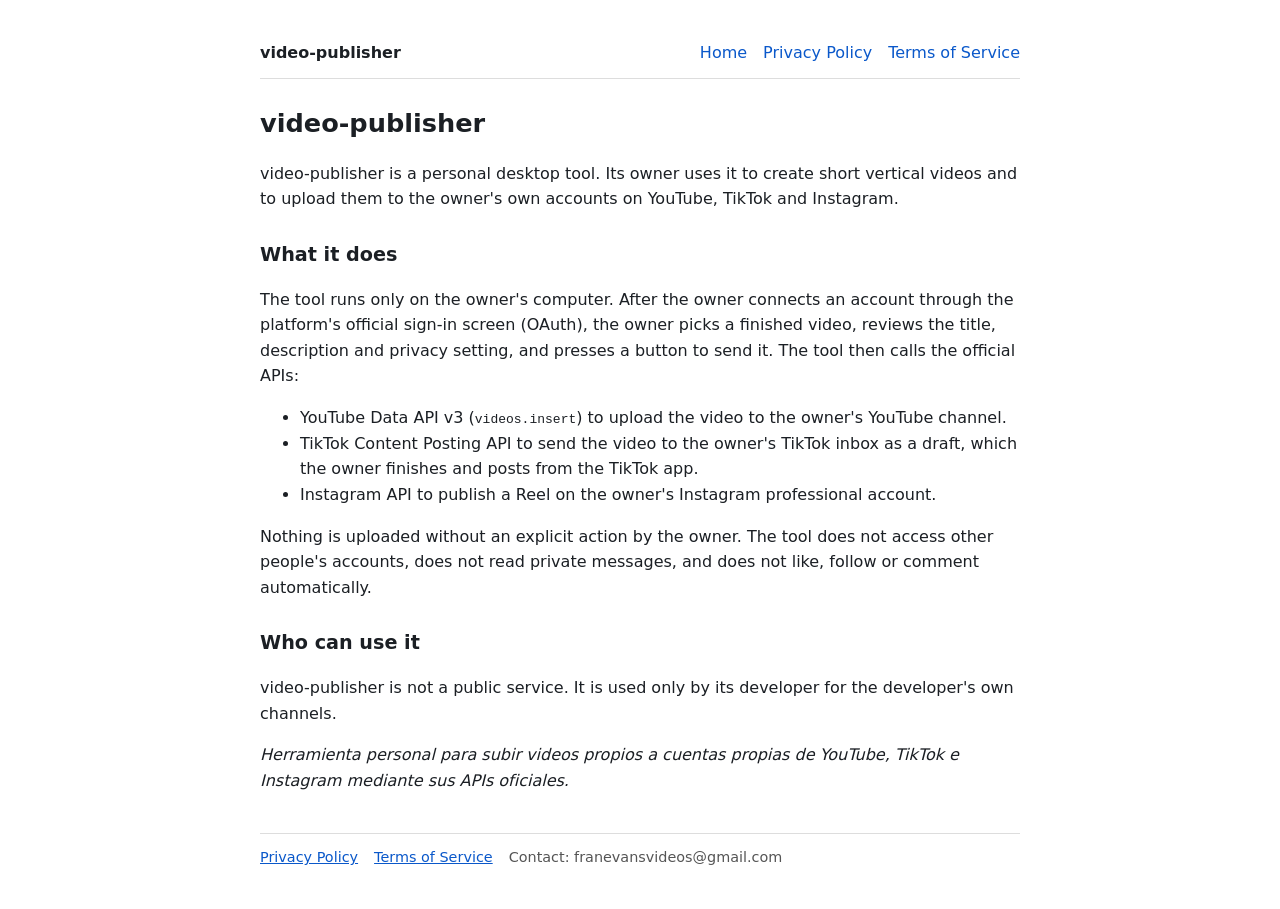
<file: index.html>
<!DOCTYPE html>
<html lang="en"><head><meta charset="utf-8"><meta name="viewport" content="width=device-width,initial-scale=1"><title>video-publisher</title><link rel="stylesheet" href="style.css"></head>
<body>
<header><strong>video-publisher</strong><nav><a href="index.html">Home</a><a href="privacy.html">Privacy Policy</a><a href="terms.html">Terms of Service</a></nav></header>
<h1>video-publisher</h1>
<p>video-publisher is a personal desktop tool. Its owner uses it to create short vertical videos and to upload them to the owner's own accounts on YouTube, TikTok and Instagram.</p>
<h2>What it does</h2>
<p>The tool runs only on the owner's computer. After the owner connects an account through the platform's official sign-in screen (OAuth), the owner picks a finished video, reviews the title, description and privacy setting, and presses a button to send it. The tool then calls the official APIs:</p>
<ul>
<li>YouTube Data API v3 (<code>videos.insert</code>) to upload the video to the owner's YouTube channel.</li>
<li>TikTok Content Posting API to send the video to the owner's TikTok inbox as a draft, which the owner finishes and posts from the TikTok app.</li>
<li>Instagram API to publish a Reel on the owner's Instagram professional account.</li>
</ul>
<p>Nothing is uploaded without an explicit action by the owner. The tool does not access other people's accounts, does not read private messages, and does not like, follow or comment automatically.</p>
<h2>Who can use it</h2>
<p>video-publisher is not a public service. It is used only by its developer for the developer's own channels.</p>
<p lang="es"><em>Herramienta personal para subir videos propios a cuentas propias de YouTube, TikTok e Instagram mediante sus APIs oficiales.</em></p>
<footer><a href="privacy.html">Privacy Policy</a><a href="terms.html">Terms of Service</a>Contact: franevansvideos@gmail.com</footer>
</body></html>
</file>
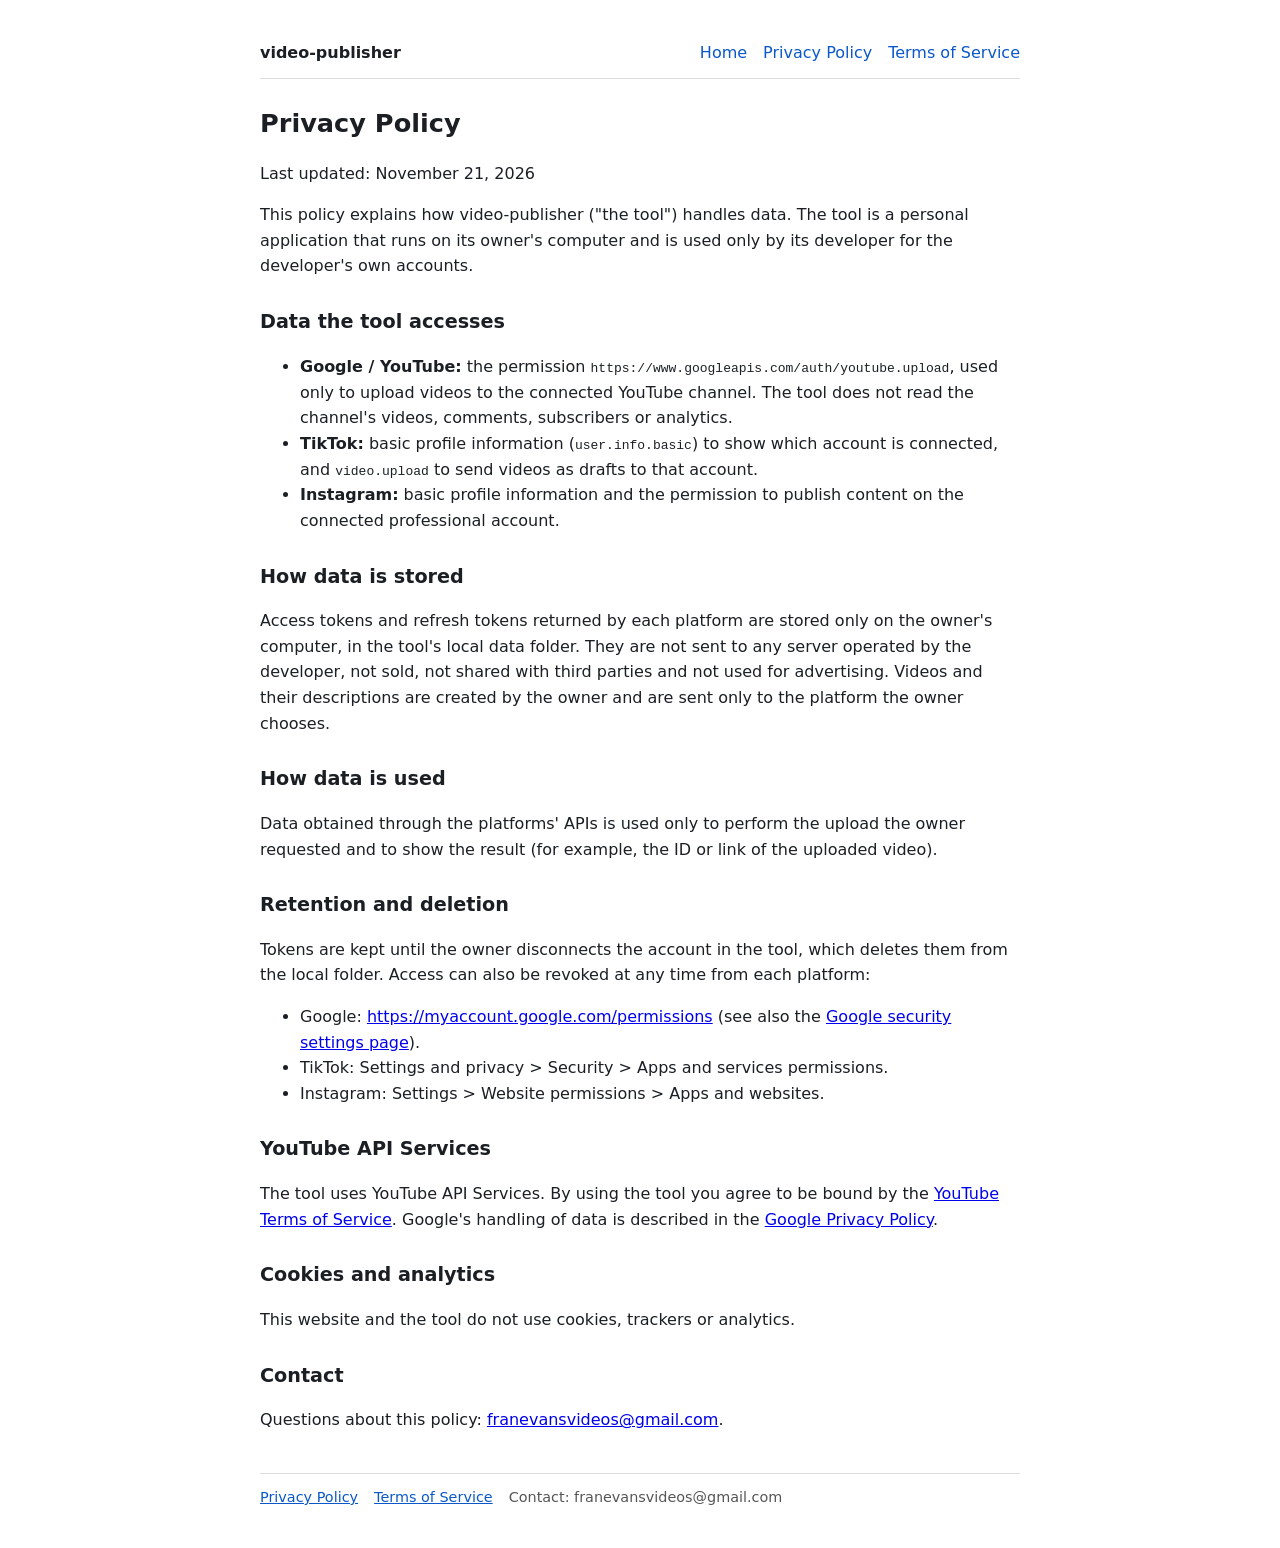
<file: privacy.html>
<!DOCTYPE html>
<html lang="en"><head><meta charset="utf-8"><meta name="viewport" content="width=device-width,initial-scale=1"><title>Privacy Policy - video-publisher</title><link rel="stylesheet" href="style.css"></head>
<body>
<header><strong>video-publisher</strong><nav><a href="index.html">Home</a><a href="privacy.html">Privacy Policy</a><a href="terms.html">Terms of Service</a></nav></header>
<h1>Privacy Policy</h1>
<p>Last updated: November 21, 2026</p>
<p>This policy explains how video-publisher ("the tool") handles data. The tool is a personal application that runs on its owner's computer and is used only by its developer for the developer's own accounts.</p>
<h2>Data the tool accesses</h2>
<ul>
<li><strong>Google / YouTube:</strong> the permission <code>https://www.googleapis.com/auth/youtube.upload</code>, used only to upload videos to the connected YouTube channel. The tool does not read the channel's videos, comments, subscribers or analytics.</li>
<li><strong>TikTok:</strong> basic profile information (<code>user.info.basic</code>) to show which account is connected, and <code>video.upload</code> to send videos as drafts to that account.</li>
<li><strong>Instagram:</strong> basic profile information and the permission to publish content on the connected professional account.</li>
</ul>
<h2>How data is stored</h2>
<p>Access tokens and refresh tokens returned by each platform are stored only on the owner's computer, in the tool's local data folder. They are not sent to any server operated by the developer, not sold, not shared with third parties and not used for advertising. Videos and their descriptions are created by the owner and are sent only to the platform the owner chooses.</p>
<h2>How data is used</h2>
<p>Data obtained through the platforms' APIs is used only to perform the upload the owner requested and to show the result (for example, the ID or link of the uploaded video).</p>
<h2>Retention and deletion</h2>
<p>Tokens are kept until the owner disconnects the account in the tool, which deletes them from the local folder. Access can also be revoked at any time from each platform:</p>
<ul>
<li>Google: <a href="https://myaccount.google.com/permissions">https://myaccount.google.com/permissions</a> (see also the <a href="https://security.google.com/settings/security/permissions">Google security settings page</a>).</li>
<li>TikTok: Settings and privacy &gt; Security &gt; Apps and services permissions.</li>
<li>Instagram: Settings &gt; Website permissions &gt; Apps and websites.</li>
</ul>
<h2>YouTube API Services</h2>
<p>The tool uses YouTube API Services. By using the tool you agree to be bound by the <a href="https://www.youtube.com/t/terms">YouTube Terms of Service</a>. Google's handling of data is described in the <a href="https://policies.google.com/privacy">Google Privacy Policy</a>.</p>
<h2>Cookies and analytics</h2>
<p>This website and the tool do not use cookies, trackers or analytics.</p>
<h2>Contact</h2>
<p>Questions about this policy: <a href="mailto:franevansvideos@gmail.com">franevansvideos@gmail.com</a>.</p>
<footer><a href="privacy.html">Privacy Policy</a><a href="terms.html">Terms of Service</a>Contact: franevansvideos@gmail.com</footer>
</body></html>
</file>
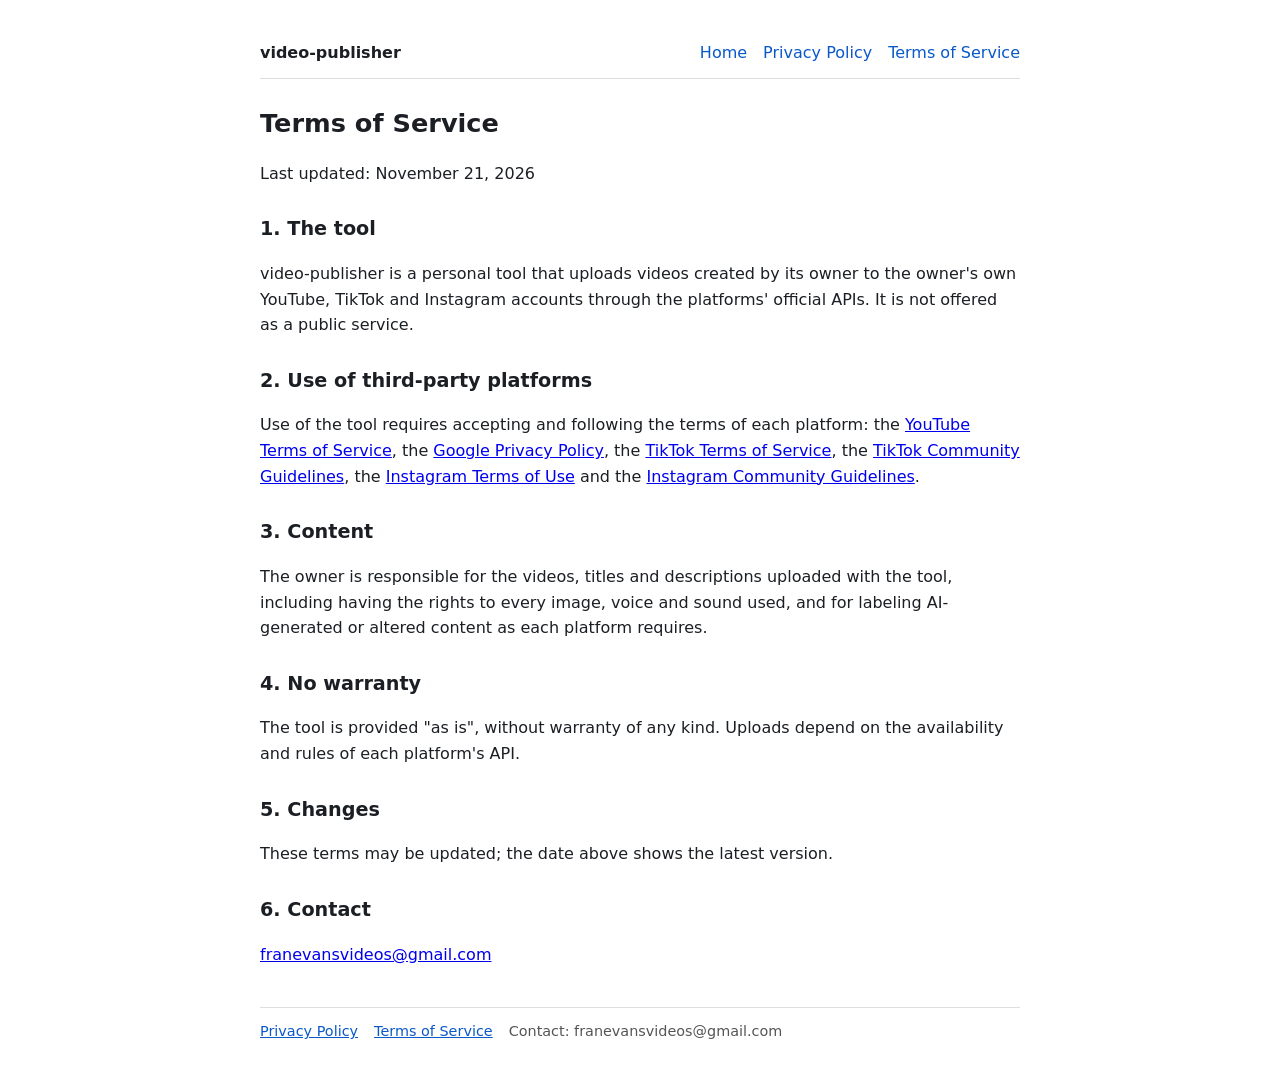
<file: terms.html>
<!DOCTYPE html>
<html lang="en"><head><meta charset="utf-8"><meta name="viewport" content="width=device-width,initial-scale=1"><title>Terms of Service - video-publisher</title><link rel="stylesheet" href="style.css"></head>
<body>
<header><strong>video-publisher</strong><nav><a href="index.html">Home</a><a href="privacy.html">Privacy Policy</a><a href="terms.html">Terms of Service</a></nav></header>
<h1>Terms of Service</h1>
<p>Last updated: November 21, 2026</p>
<h2>1. The tool</h2>
<p>video-publisher is a personal tool that uploads videos created by its owner to the owner's own YouTube, TikTok and Instagram accounts through the platforms' official APIs. It is not offered as a public service.</p>
<h2>2. Use of third-party platforms</h2>
<p>Use of the tool requires accepting and following the terms of each platform: the <a href="https://www.youtube.com/t/terms">YouTube Terms of Service</a>, the <a href="https://policies.google.com/privacy">Google Privacy Policy</a>, the <a href="https://www.tiktok.com/legal/terms-of-service">TikTok Terms of Service</a>, the <a href="https://www.tiktok.com/community-guidelines">TikTok Community Guidelines</a>, the <a href="https://help.instagram.com/581066165581870">Instagram Terms of Use</a> and the <a href="https://help.instagram.com/477434105621119">Instagram Community Guidelines</a>.</p>
<h2>3. Content</h2>
<p>The owner is responsible for the videos, titles and descriptions uploaded with the tool, including having the rights to every image, voice and sound used, and for labeling AI-generated or altered content as each platform requires.</p>
<h2>4. No warranty</h2>
<p>The tool is provided "as is", without warranty of any kind. Uploads depend on the availability and rules of each platform's API.</p>
<h2>5. Changes</h2>
<p>These terms may be updated; the date above shows the latest version.</p>
<h2>6. Contact</h2>
<p><a href="mailto:franevansvideos@gmail.com">franevansvideos@gmail.com</a></p>
<footer><a href="privacy.html">Privacy Policy</a><a href="terms.html">Terms of Service</a>Contact: franevansvideos@gmail.com</footer>
</body></html>
</file>
<file: style.css>
body{font-family:system-ui,-apple-system,Segoe UI,Roboto,sans-serif;max-width:760px;margin:40px auto;padding:0 20px;line-height:1.6;color:#1b1f24;background:#fff}
header{display:flex;justify-content:space-between;align-items:center;flex-wrap:wrap;gap:12px;border-bottom:1px solid #ddd;padding-bottom:12px;margin-bottom:24px}
header a{margin-left:16px;color:#0a58ca;text-decoration:none}
h1{font-size:1.6rem}h2{font-size:1.2rem;margin-top:28px}
footer{border-top:1px solid #ddd;margin-top:40px;padding-top:12px;font-size:.9rem;color:#555}
footer a{color:#0a58ca;margin-right:16px}
</file>
